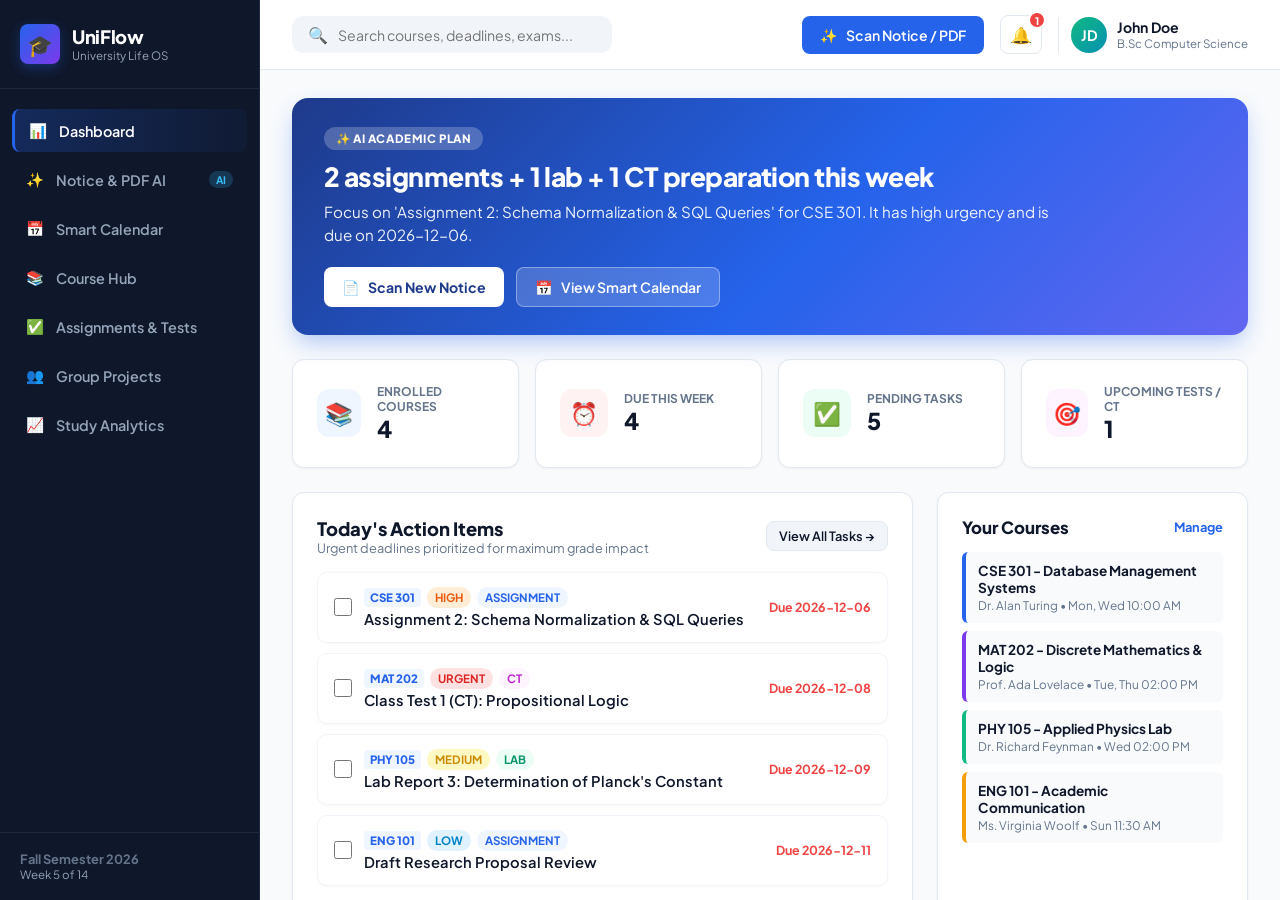
<file: Pages/index.html>
<!DOCTYPE html>
<html lang="en">
<head>
  <meta charset="UTF-8">
  <meta name="viewport" content="width=device-width, initial-scale=1.0">
  <title>UniFlow - Academic Dashboard</title>
  <link rel="preconnect" href="https://fonts.googleapis.com">
  <link rel="preconnect" href="https://fonts.gstatic.com" crossorigin>
  <link href="https://fonts.googleapis.com/css2?family=Plus+Jakarta+Sans:wght@400;500;600;700;800&display=swap" rel="stylesheet">
  <link rel="stylesheet" href="style.css">
</head>
<body data-page="dashboard">

  <div class="app-container">

    <!-- SIDEBAR -->
    <aside class="sidebar">
      <div class="sidebar-header">
        <div class="logo-badge">🎓</div>
        <div class="logo-text">
          <h1>UniFlow</h1>
          <span>University Life OS</span>
        </div>
      </div>

      <ul class="nav-links">
        <li><a href="index.html" class="nav-item active"><span>📊</span> <span>Dashboard</span></a></li>
        <li><a href="scanner.html" class="nav-item"><span>✨</span> <span>Notice & PDF AI</span> <span class="nav-tag">AI</span></a></li>
        <li><a href="calendar.html" class="nav-item"><span>📅</span> <span>Smart Calendar</span></a></li>
        <li><a href="courses.html" class="nav-item"><span>📚</span> <span>Course Hub</span></a></li>
        <li><a href="tasks.html" class="nav-item"><span>✅</span> <span>Assignments & Tests</span></a></li>
        <li><a href="projects.html" class="nav-item"><span>👥</span> <span>Group Projects</span></a></li>
        <li><a href="analytics.html" class="nav-item"><span>📈</span> <span>Study Analytics</span></a></li>
      </ul>

      <div class="sidebar-footer">
        <strong>Fall Semester 2026</strong>
        <div style="font-size: 0.72rem; color: #94a3b8;">Week 5 of 14</div>
      </div>
    </aside>

    <!-- MAIN WRAPPER -->
    <div class="main-wrapper">

      <!-- TOPBAR -->
      <header class="topbar">
        <div class="search-input-group">
          <span>🔍</span>
          <input type="text" placeholder="Search courses, deadlines, exams...">
        </div>

        <div class="topbar-actions">
          <a href="scanner.html" class="btn btn-primary">
            <span>✨</span> Scan Notice / PDF
          </a>

          <a href="tasks.html" class="icon-btn" title="Upcoming Deadlines">
            <span>🔔</span>
            <span class="notification-badge">0</span>
          </a>

          <div class="user-profile">
            <div class="avatar">JD</div>
            <div class="user-info">
              <div class="name">John Doe</div>
              <div class="role">B.Sc Computer Science</div>
            </div>
          </div>
        </div>
      </header>

      <!-- CONTENT BODY -->
      <main class="content-body">

        <!-- AI Academic Plan Banner -->
        <div class="ai-action-banner">
          <div class="ai-pill">✨ AI Academic Plan</div>
          <h2 id="aiBannerHeadline">Calculating daily plan...</h2>
          <p id="aiBannerFocus">Loading your course recommendations...</p>
          <div class="banner-buttons">
            <a href="scanner.html" class="btn btn-white">
              <span>📄</span> Scan New Notice
            </a>
            <a href="calendar.html" class="btn btn-ghost-white">
              <span>📅</span> View Smart Calendar
            </a>
          </div>
        </div>

        <!-- Metrics Grid -->
        <div class="metrics-grid">
          <div class="card metric-card">
            <div class="metric-icon" style="background: #eff6ff; color: #2563eb;">📚</div>
            <div>
              <div class="metric-title">Enrolled Courses</div>
              <div id="metricCoursesCount" class="metric-value">0</div>
            </div>
          </div>

          <div class="card metric-card">
            <div class="metric-icon" style="background: #fef2f2; color: #ef4444;">⏰</div>
            <div>
              <div class="metric-title">Due This Week</div>
              <div id="metricDueThisWeek" class="metric-value">0</div>
            </div>
          </div>

          <div class="card metric-card">
            <div class="metric-icon" style="background: #ecfdf5; color: #10b981;">✅</div>
            <div>
              <div class="metric-title">Pending Tasks</div>
              <div id="metricPending" class="metric-value">0</div>
            </div>
          </div>

          <div class="card metric-card">
            <div class="metric-icon" style="background: #fdf4ff; color: #c026d3;">🎯</div>
            <div>
              <div class="metric-title">Upcoming Tests / CT</div>
              <div id="metricUpcomingCts" class="metric-value">0</div>
            </div>
          </div>
        </div>

        <!-- Split 2-Column: Checklist + Mini Courses -->
        <div class="split-2col">
          
          <!-- Left: Action Checklist -->
          <div class="card">
            <div style="display: flex; justify-content: space-between; align-items: center; margin-bottom: 16px;">
              <div>
                <h3 style="font-size: 1.15rem; font-weight: 800;">Today's Action Items</h3>
                <p style="font-size: 0.8rem; color: #64748b;">Urgent deadlines prioritized for maximum grade impact</p>
              </div>
              <a href="tasks.html" class="btn btn-secondary" style="font-size: 0.8rem; padding: 6px 12px;">View All Tasks →</a>
            </div>

            <div id="dashboardChecklist">
              <!-- Rendered dynamically by app.js -->
            </div>
          </div>

          <!-- Right: Enrolled Courses Widget -->
          <div class="card">
            <div style="display: flex; justify-content: space-between; align-items: center; margin-bottom: 14px;">
              <h3 style="font-size: 1.05rem; font-weight: 800;">Your Courses</h3>
              <a href="courses.html" style="color: #2563eb; font-size: 0.8rem; font-weight: 700; text-decoration: none;">Manage</a>
            </div>

            <div id="dashboardCoursesMini">
              <!-- Rendered dynamically by app.js -->
            </div>
          </div>

        </div>

      </main>
    </div>

  </div>

  <script src="app.js"></script>
</body>
</html>
</file>
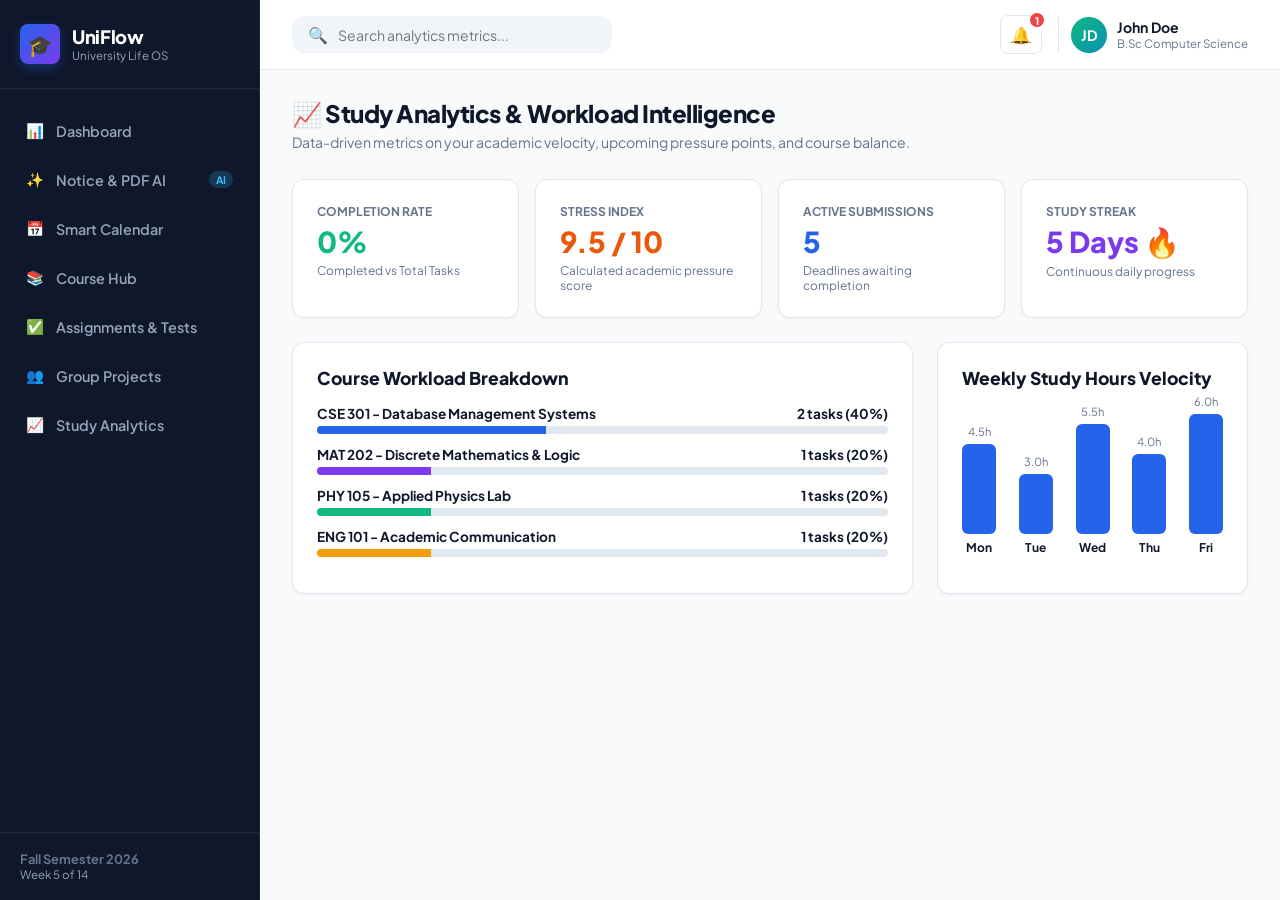
<file: Pages/Analytics.html>
<!DOCTYPE html>
<html lang="en">
<head>
  <meta charset="UTF-8">
  <meta name="viewport" content="width=device-width, initial-scale=1.0">
  <title>UniFlow - Study Analytics</title>
  <link rel="preconnect" href="https://fonts.googleapis.com">
  <link rel="preconnect" href="https://fonts.gstatic.com" crossorigin>
  <link href="https://fonts.googleapis.com/css2?family=Plus+Jakarta+Sans:wght@400;500;600;700;800&display=swap" rel="stylesheet">
  <link rel="stylesheet" href="style.css">
</head>
<body data-page="analytics">

  <div class="app-container">

    <!-- SIDEBAR -->
    <aside class="sidebar">
      <div class="sidebar-header">
        <div class="logo-badge">🎓</div>
        <div class="logo-text">
          <h1>UniFlow</h1>
          <span>University Life OS</span>
        </div>
      </div>

      <ul class="nav-links">
        <li><a href="index.html" class="nav-item"><span>📊</span> <span>Dashboard</span></a></li>
        <li><a href="scanner.html" class="nav-item"><span>✨</span> <span>Notice & PDF AI</span> <span class="nav-tag">AI</span></a></li>
        <li><a href="calendar.html" class="nav-item"><span>📅</span> <span>Smart Calendar</span></a></li>
        <li><a href="courses.html" class="nav-item"><span>📚</span> <span>Course Hub</span></a></li>
        <li><a href="tasks.html" class="nav-item"><span>✅</span> <span>Assignments & Tests</span></a></li>
        <li><a href="projects.html" class="nav-item"><span>👥</span> <span>Group Projects</span></a></li>
        <li><a href="analytics.html" class="nav-item active"><span>📈</span> <span>Study Analytics</span></a></li>
      </ul>

      <div class="sidebar-footer">
        <strong>Fall Semester 2026</strong>
        <div style="font-size: 0.72rem; color: #94a3b8;">Week 5 of 14</div>
      </div>
    </aside>

    <!-- MAIN WRAPPER -->
    <div class="main-wrapper">

      <header class="topbar">
        <div class="search-input-group">
          <span>🔍</span>
          <input type="text" placeholder="Search analytics metrics...">
        </div>
        <div class="topbar-actions">
          <a href="tasks.html" class="icon-btn" title="Upcoming Deadlines">
            <span>🔔</span>
            <span class="notification-badge">0</span>
          </a>
          <div class="user-profile">
            <div class="avatar">JD</div>
            <div class="user-info">
              <div class="name">John Doe</div>
              <div class="role">B.Sc Computer Science</div>
            </div>
          </div>
        </div>
      </header>

      <main class="content-body">
        
        <div class="page-header">
          <div>
            <h2>📈 Study Analytics & Workload Intelligence</h2>
            <p>Data-driven metrics on your academic velocity, upcoming pressure points, and course balance.</p>
          </div>
        </div>

        <!-- Metric Cards Grid -->
        <div class="metrics-grid">
          <div class="card">
            <div style="font-size: 0.75rem; font-weight: 700; color: #64748b; text-transform: uppercase;">Completion Rate</div>
            <div id="metricCompletionRate" style="font-size: 1.8rem; font-weight: 800; color: #10b981; margin: 4px 0;">0%</div>
            <div style="font-size: 0.75rem; color: #64748b;">Completed vs Total Tasks</div>
          </div>

          <div class="card">
            <div style="font-size: 0.75rem; font-weight: 700; color: #64748b; text-transform: uppercase;">Stress Index</div>
            <div id="metricStressIndex" style="font-size: 1.8rem; font-weight: 800; color: #ea580c; margin: 4px 0;">0 / 10</div>
            <div style="font-size: 0.75rem; color: #64748b;">Calculated academic pressure score</div>
          </div>

          <div class="card">
            <div style="font-size: 0.75rem; font-weight: 700; color: #64748b; text-transform: uppercase;">Active Submissions</div>
            <div id="metricActiveDeadlines" style="font-size: 1.8rem; font-weight: 800; color: #2563eb; margin: 4px 0;">0</div>
            <div style="font-size: 0.75rem; color: #64748b;">Deadlines awaiting completion</div>
          </div>

          <div class="card">
            <div style="font-size: 0.75rem; font-weight: 700; color: #64748b; text-transform: uppercase;">Study Streak</div>
            <div style="font-size: 1.8rem; font-weight: 800; color: #7c3aed; margin: 4px 0;">5 Days 🔥</div>
            <div style="font-size: 0.75rem; color: #64748b;">Continuous daily progress</div>
          </div>
        </div>

        <!-- 2 Column Breakdown -->
        <div class="split-2col">
          
          <!-- Course Workload Distribution -->
          <div class="card">
            <h3 style="font-size: 1.1rem; font-weight: 800; margin-bottom: 16px;">Course Workload Breakdown</h3>
            <div id="analyticsWorkloadBars">
              <!-- Dynamically populated by app.js -->
            </div>
          </div>

          <!-- Weekly Velocity -->
          <div class="card">
            <h3 style="font-size: 1.1rem; font-weight: 800; margin-bottom: 16px;">Weekly Study Hours Velocity</h3>
            <div style="display: flex; align-items: flex-end; justify-content: space-between; height: 160px; padding: 10px 0;">
              <div style="display: flex; flex-direction: column; align-items: center; gap: 6px; width: 34px;">
                <span style="font-size: 0.7rem; color: #64748b;">4.5h</span>
                <div style="width: 100%; height: 90px; background: #2563eb; border-radius: 6px;"></div>
                <span style="font-size: 0.75rem; font-weight: 700;">Mon</span>
              </div>
              <div style="display: flex; flex-direction: column; align-items: center; gap: 6px; width: 34px;">
                <span style="font-size: 0.7rem; color: #64748b;">3.0h</span>
                <div style="width: 100%; height: 60px; background: #2563eb; border-radius: 6px;"></div>
                <span style="font-size: 0.75rem; font-weight: 700;">Tue</span>
              </div>
              <div style="display: flex; flex-direction: column; align-items: center; gap: 6px; width: 34px;">
                <span style="font-size: 0.7rem; color: #64748b;">5.5h</span>
                <div style="width: 100%; height: 110px; background: #2563eb; border-radius: 6px;"></div>
                <span style="font-size: 0.75rem; font-weight: 700;">Wed</span>
              </div>
              <div style="display: flex; flex-direction: column; align-items: center; gap: 6px; width: 34px;">
                <span style="font-size: 0.7rem; color: #64748b;">4.0h</span>
                <div style="width: 100%; height: 80px; background: #2563eb; border-radius: 6px;"></div>
                <span style="font-size: 0.75rem; font-weight: 700;">Thu</span>
              </div>
              <div style="display: flex; flex-direction: column; align-items: center; gap: 6px; width: 34px;">
                <span style="font-size: 0.7rem; color: #64748b;">6.0h</span>
                <div style="width: 100%; height: 120px; background: #2563eb; border-radius: 6px;"></div>
                <span style="font-size: 0.75rem; font-weight: 700;">Fri</span>
              </div>
            </div>
          </div>

        </div>

      </main>
    </div>

  </div>

  <script src="app.js"></script>
</body>
</html>
</file>
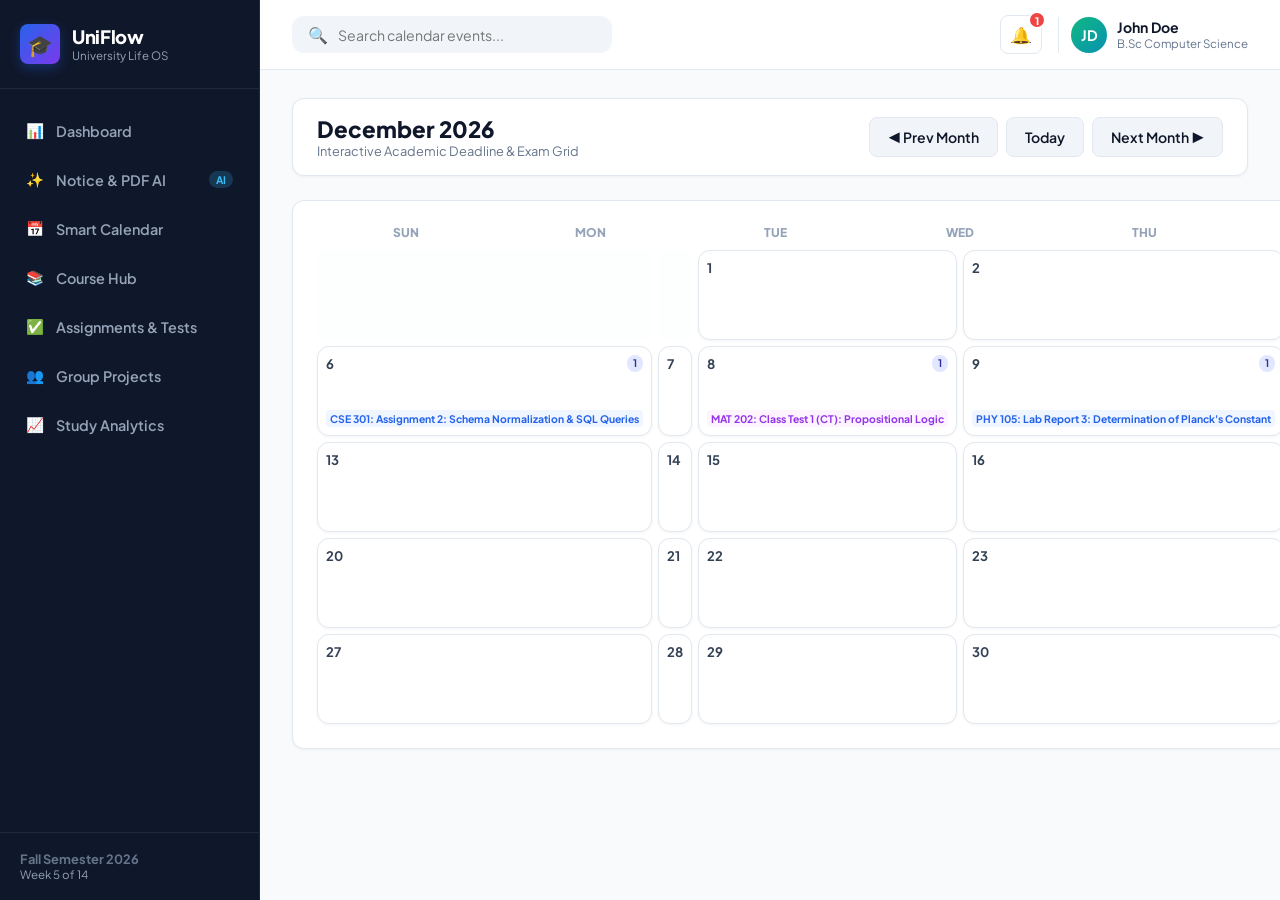
<file: Pages/Calendar.html>
<!DOCTYPE html>
<html lang="en">
<head>
  <meta charset="UTF-8">
  <meta name="viewport" content="width=device-width, initial-scale=1.0">
  <title>UniFlow - Smart Calendar</title>
  <link rel="preconnect" href="https://fonts.googleapis.com">
  <link rel="preconnect" href="https://fonts.gstatic.com" crossorigin>
  <link href="https://fonts.googleapis.com/css2?family=Plus+Jakarta+Sans:wght@400;500;600;700;800&display=swap" rel="stylesheet">
  <link rel="stylesheet" href="style.css">
</head>
<body data-page="calendar">

  <div class="app-container">

    <!-- SIDEBAR -->
    <aside class="sidebar">
      <div class="sidebar-header">
        <div class="logo-badge">🎓</div>
        <div class="logo-text">
          <h1>UniFlow</h1>
          <span>University Life OS</span>
        </div>
      </div>

      <ul class="nav-links">
        <li><a href="index.html" class="nav-item"><span>📊</span> <span>Dashboard</span></a></li>
        <li><a href="scanner.html" class="nav-item"><span>✨</span> <span>Notice & PDF AI</span> <span class="nav-tag">AI</span></a></li>
        <li><a href="calendar.html" class="nav-item active"><span>📅</span> <span>Smart Calendar</span></a></li>
        <li><a href="courses.html" class="nav-item"><span>📚</span> <span>Course Hub</span></a></li>
        <li><a href="tasks.html" class="nav-item"><span>✅</span> <span>Assignments & Tests</span></a></li>
        <li><a href="projects.html" class="nav-item"><span>👥</span> <span>Group Projects</span></a></li>
        <li><a href="analytics.html" class="nav-item"><span>📈</span> <span>Study Analytics</span></a></li>
      </ul>

      <div class="sidebar-footer">
        <strong>Fall Semester 2026</strong>
        <div style="font-size: 0.72rem; color: #94a3b8;">Week 5 of 14</div>
      </div>
    </aside>

    <!-- MAIN WRAPPER -->
    <div class="main-wrapper">

      <header class="topbar">
        <div class="search-input-group">
          <span>🔍</span>
          <input type="text" placeholder="Search calendar events...">
        </div>
        <div class="topbar-actions">
          <a href="tasks.html" class="icon-btn" title="Upcoming Deadlines">
            <span>🔔</span>
            <span class="notification-badge">0</span>
          </a>
          <div class="user-profile">
            <div class="avatar">JD</div>
            <div class="user-info">
              <div class="name">John Doe</div>
              <div class="role">B.Sc Computer Science</div>
            </div>
          </div>
        </div>
      </header>

      <main class="content-body">
        
        <!-- Header Controls -->
        <div class="card" style="display: flex; justify-content: space-between; align-items: center; padding: 16px 24px;">
          <div>
            <h2 id="calendarMonthYear" style="font-size: 1.4rem; font-weight: 800; color: #0f172a;">September 2026</h2>
            <p style="font-size: 0.8rem; color: #64748b;">Interactive Academic Deadline & Exam Grid</p>
          </div>
          <div style="display: flex; gap: 8px;">
            <button class="btn btn-secondary" onclick="prevCalendarMonth()">◀ Prev Month</button>
            <button class="btn btn-secondary" onclick="calendarMonth = new Date().getMonth(); calendarYear = new Date().getFullYear(); renderCalendar();">Today</button>
            <button class="btn btn-secondary" onclick="nextCalendarMonth()">Next Month ▶</button>
          </div>
        </div>

        <div class="split-2col">
          
          <!-- Month Grid -->
          <div class="card">
            <!-- Day of Week Headers -->
            <div style="display: grid; grid-template-columns: repeat(7, 1fr); gap: 6px; text-align: center; margin-bottom: 10px; font-weight: 800; font-size: 0.75rem; color: #94a3b8;">
              <div>SUN</div><div>MON</div><div>TUE</div><div>WED</div><div>THU</div><div>FRI</div><div>SAT</div>
            </div>

            <!-- Calendar Cells -->
            <div id="calendarGrid" style="display: grid; grid-template-columns: repeat(7, 1fr); gap: 6px;"></div>
          </div>

          <!-- Selected Day Schedule Side Drawer -->
          <div class="card">
            <div style="border-bottom: 1px solid #e2e8f0; padding-bottom: 12px; margin-bottom: 14px;">
              <span style="font-size: 0.72rem; font-weight: 700; color: #64748b; text-transform: uppercase;">SELECTED DATE</span>
              <h3 id="selectedDayLabel" style="font-size: 1.15rem; font-weight: 800; color: #0f172a;">2026-09-05</h3>
            </div>

            <div id="selectedDayTasksArea">
              <!-- Rendered dynamically by app.js -->
            </div>
          </div>

        </div>

      </main>
    </div>

  </div>

  <script src="app.js"></script>
</body>
</html>
</file>
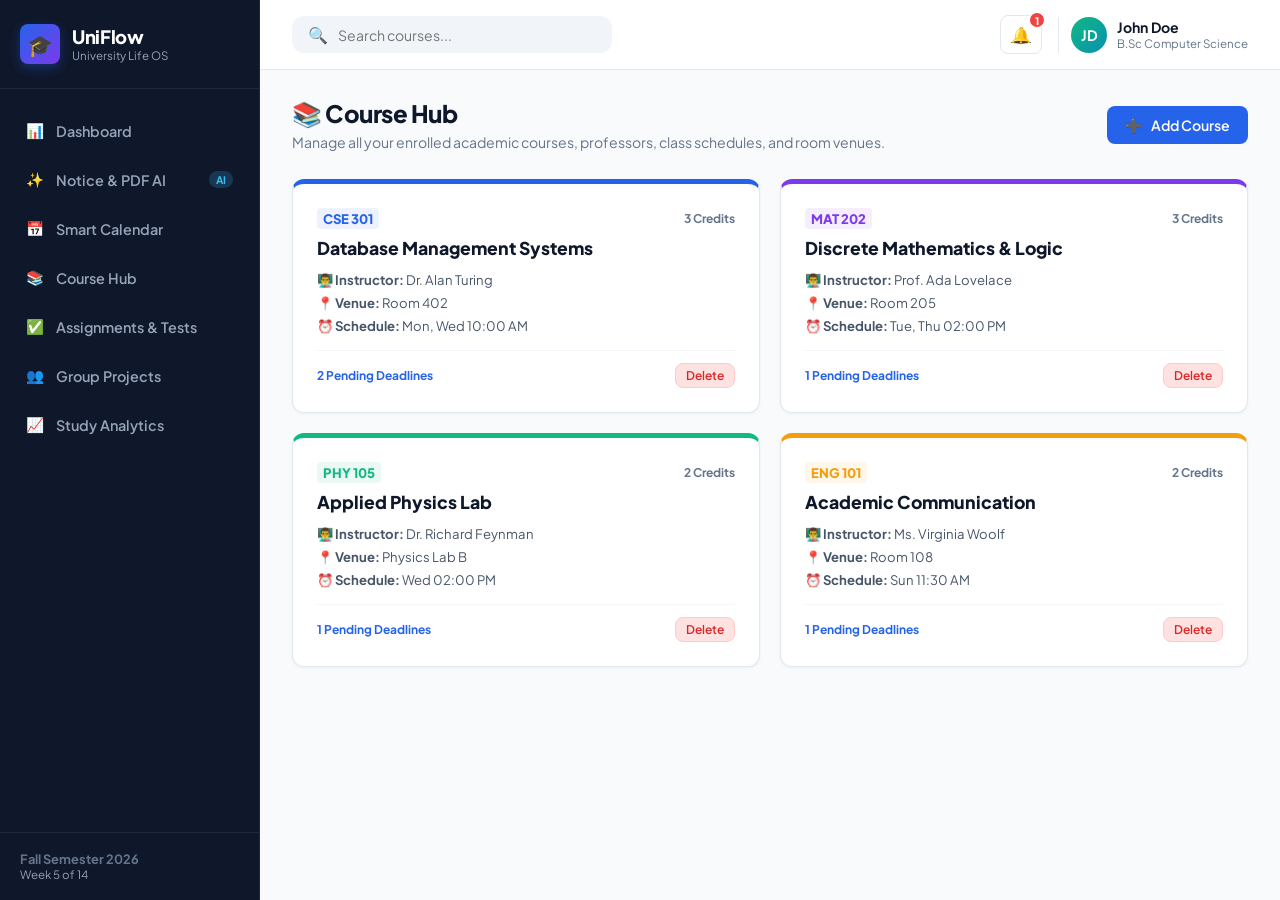
<file: Pages/Courses.html>
<!DOCTYPE html>
<html lang="en">
<head>
  <meta charset="UTF-8">
  <meta name="viewport" content="width=device-width, initial-scale=1.0">
  <title>UniFlow - Course Hub</title>
  <link rel="preconnect" href="https://fonts.googleapis.com">
  <link rel="preconnect" href="https://fonts.gstatic.com" crossorigin>
  <link href="https://fonts.googleapis.com/css2?family=Plus+Jakarta+Sans:wght@400;500;600;700;800&display=swap" rel="stylesheet">
  <link rel="stylesheet" href="style.css">
</head>
<body data-page="courses">

  <div class="app-container">

    <!-- SIDEBAR -->
    <aside class="sidebar">
      <div class="sidebar-header">
        <div class="logo-badge">🎓</div>
        <div class="logo-text">
          <h1>UniFlow</h1>
          <span>University Life OS</span>
        </div>
      </div>

      <ul class="nav-links">
        <li><a href="index.html" class="nav-item"><span>📊</span> <span>Dashboard</span></a></li>
        <li><a href="scanner.html" class="nav-item"><span>✨</span> <span>Notice & PDF AI</span> <span class="nav-tag">AI</span></a></li>
        <li><a href="calendar.html" class="nav-item"><span>📅</span> <span>Smart Calendar</span></a></li>
        <li><a href="courses.html" class="nav-item active"><span>📚</span> <span>Course Hub</span></a></li>
        <li><a href="tasks.html" class="nav-item"><span>✅</span> <span>Assignments & Tests</span></a></li>
        <li><a href="projects.html" class="nav-item"><span>👥</span> <span>Group Projects</span></a></li>
        <li><a href="analytics.html" class="nav-item"><span>📈</span> <span>Study Analytics</span></a></li>
      </ul>

      <div class="sidebar-footer">
        <strong>Fall Semester 2026</strong>
        <div style="font-size: 0.72rem; color: #94a3b8;">Week 5 of 14</div>
      </div>
    </aside>

    <!-- MAIN WRAPPER -->
    <div class="main-wrapper">

      <header class="topbar">
        <div class="search-input-group">
          <span>🔍</span>
          <input type="text" placeholder="Search courses...">
        </div>
        <div class="topbar-actions">
          <a href="tasks.html" class="icon-btn" title="Upcoming Deadlines">
            <span>🔔</span>
            <span class="notification-badge">0</span>
          </a>
          <div class="user-profile">
            <div class="avatar">JD</div>
            <div class="user-info">
              <div class="name">John Doe</div>
              <div class="role">B.Sc Computer Science</div>
            </div>
          </div>
        </div>
      </header>

      <main class="content-body">
        
        <div class="page-header">
          <div>
            <h2>📚 Course Hub</h2>
            <p>Manage all your enrolled academic courses, professors, class schedules, and room venues.</p>
          </div>
          <button class="btn btn-primary" onclick="document.getElementById('addCourseDialog').showModal()">
            <span>➕</span> Add Course
          </button>
        </div>

        <!-- Courses Grid -->
        <div id="coursesGrid" style="display: grid; grid-template-columns: repeat(auto-fill, minmax(320px, 1fr)); gap: 20px;">
          <!-- Dynamically populated by app.js -->
        </div>

      </main>
    </div>

  </div>

  <!-- Native HTML5 Add Course Modal Dialog -->
  <dialog id="addCourseDialog" class="modal-card">
    <div class="modal-header">
      <h3 style="font-size: 1.15rem; font-weight: 800;">Add New Course</h3>
      <button class="btn btn-secondary" style="padding: 4px 10px;" onclick="document.getElementById('addCourseDialog').close()">✕</button>
    </div>
    <form onsubmit="handleAddCourseSubmit(event)" class="modal-body">
      <div style="display: grid; grid-template-columns: 1fr 1fr; gap: 12px;">
        <div class="form-group">
          <label>Course Code *</label>
          <input type="text" id="newCourseCode" class="form-control" placeholder="e.g. CSE 301" required>
        </div>
        <div class="form-group">
          <label>Credit Hours</label>
          <input type="number" id="newCourseCredits" class="form-control" value="3" required>
        </div>
      </div>

      <div class="form-group">
        <label>Course Name *</label>
        <input type="text" id="newCourseName" class="form-control" placeholder="e.g. Database Management Systems" required>
      </div>

      <div class="form-group">
        <label>Instructor / Professor</label>
        <input type="text" id="newCourseInstructor" class="form-control" placeholder="e.g. Dr. Alan Turing">
      </div>

      <div style="display: grid; grid-template-columns: 1fr 1fr; gap: 12px;">
        <div class="form-group">
          <label>Classroom / Lab</label>
          <input type="text" id="newCourseRoom" class="form-control" placeholder="e.g. Room 402">
        </div>
        <div class="form-group">
          <label>Schedule Timing</label>
          <input type="text" id="newCourseSchedule" class="form-control" placeholder="e.g. Mon, Wed 10:00 AM">
        </div>
      </div>

      <div style="display: flex; justify-content: flex-end; gap: 10px; margin-top: 20px;">
        <button type="button" class="btn btn-secondary" onclick="document.getElementById('addCourseDialog').close()">Cancel</button>
        <button type="submit" class="btn btn-primary">Save Course</button>
      </div>
    </form>
  </dialog>

  <script src="app.js"></script>
</body>
</html>
</file>
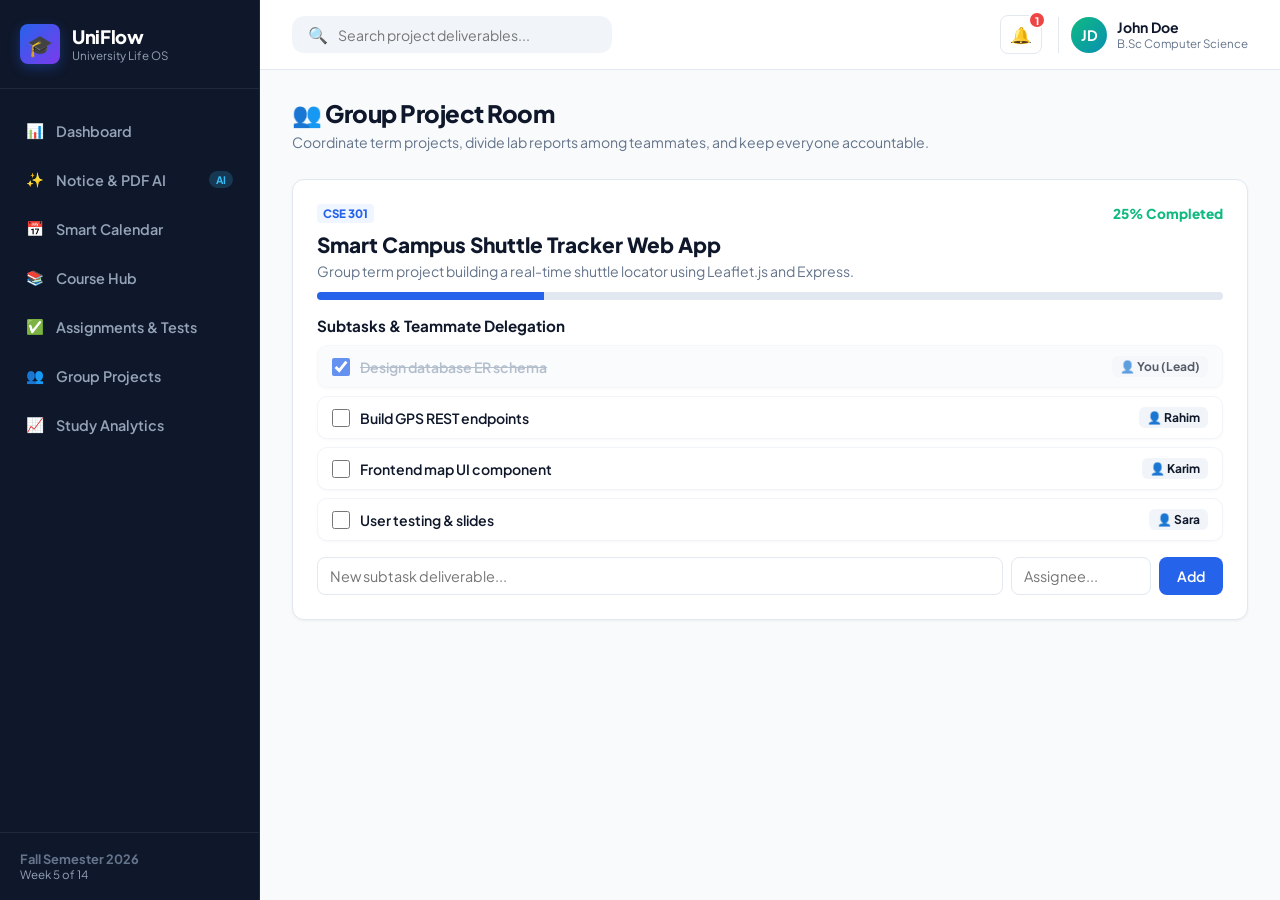
<file: Pages/Projects.html>
<!DOCTYPE html>
<html lang="en">
<head>
  <meta charset="UTF-8">
  <meta name="viewport" content="width=device-width, initial-scale=1.0">
  <title>UniFlow - Group Projects</title>
  <link rel="preconnect" href="https://fonts.googleapis.com">
  <link rel="preconnect" href="https://fonts.gstatic.com" crossorigin>
  <link href="https://fonts.googleapis.com/css2?family=Plus+Jakarta+Sans:wght@400;500;600;700;800&display=swap" rel="stylesheet">
  <link rel="stylesheet" href="style.css">
</head>
<body data-page="projects">

  <div class="app-container">

    <!-- SIDEBAR -->
    <aside class="sidebar">
      <div class="sidebar-header">
        <div class="logo-badge">🎓</div>
        <div class="logo-text">
          <h1>UniFlow</h1>
          <span>University Life OS</span>
        </div>
      </div>

      <ul class="nav-links">
        <li><a href="index.html" class="nav-item"><span>📊</span> <span>Dashboard</span></a></li>
        <li><a href="scanner.html" class="nav-item"><span>✨</span> <span>Notice & PDF AI</span> <span class="nav-tag">AI</span></a></li>
        <li><a href="calendar.html" class="nav-item"><span>📅</span> <span>Smart Calendar</span></a></li>
        <li><a href="courses.html" class="nav-item"><span>📚</span> <span>Course Hub</span></a></li>
        <li><a href="tasks.html" class="nav-item"><span>✅</span> <span>Assignments & Tests</span></a></li>
        <li><a href="projects.html" class="nav-item active"><span>👥</span> <span>Group Projects</span></a></li>
        <li><a href="analytics.html" class="nav-item"><span>📈</span> <span>Study Analytics</span></a></li>
      </ul>

      <div class="sidebar-footer">
        <strong>Fall Semester 2026</strong>
        <div style="font-size: 0.72rem; color: #94a3b8;">Week 5 of 14</div>
      </div>
    </aside>

    <!-- MAIN WRAPPER -->
    <div class="main-wrapper">

      <header class="topbar">
        <div class="search-input-group">
          <span>🔍</span>
          <input type="text" placeholder="Search project deliverables...">
        </div>
        <div class="topbar-actions">
          <a href="tasks.html" class="icon-btn" title="Upcoming Deadlines">
            <span>🔔</span>
            <span class="notification-badge">0</span>
          </a>
          <div class="user-profile">
            <div class="avatar">JD</div>
            <div class="user-info">
              <div class="name">John Doe</div>
              <div class="role">B.Sc Computer Science</div>
            </div>
          </div>
        </div>
      </header>

      <main class="content-body">
        
        <div class="page-header">
          <div>
            <h2>👥 Group Project Room</h2>
            <p>Coordinate term projects, divide lab reports among teammates, and keep everyone accountable.</p>
          </div>
        </div>

        <div id="projectsContainer">
          <!-- Dynamically populated by app.js -->
        </div>

      </main>
    </div>

  </div>

  <script src="app.js"></script>
</body>
</html>
</file>
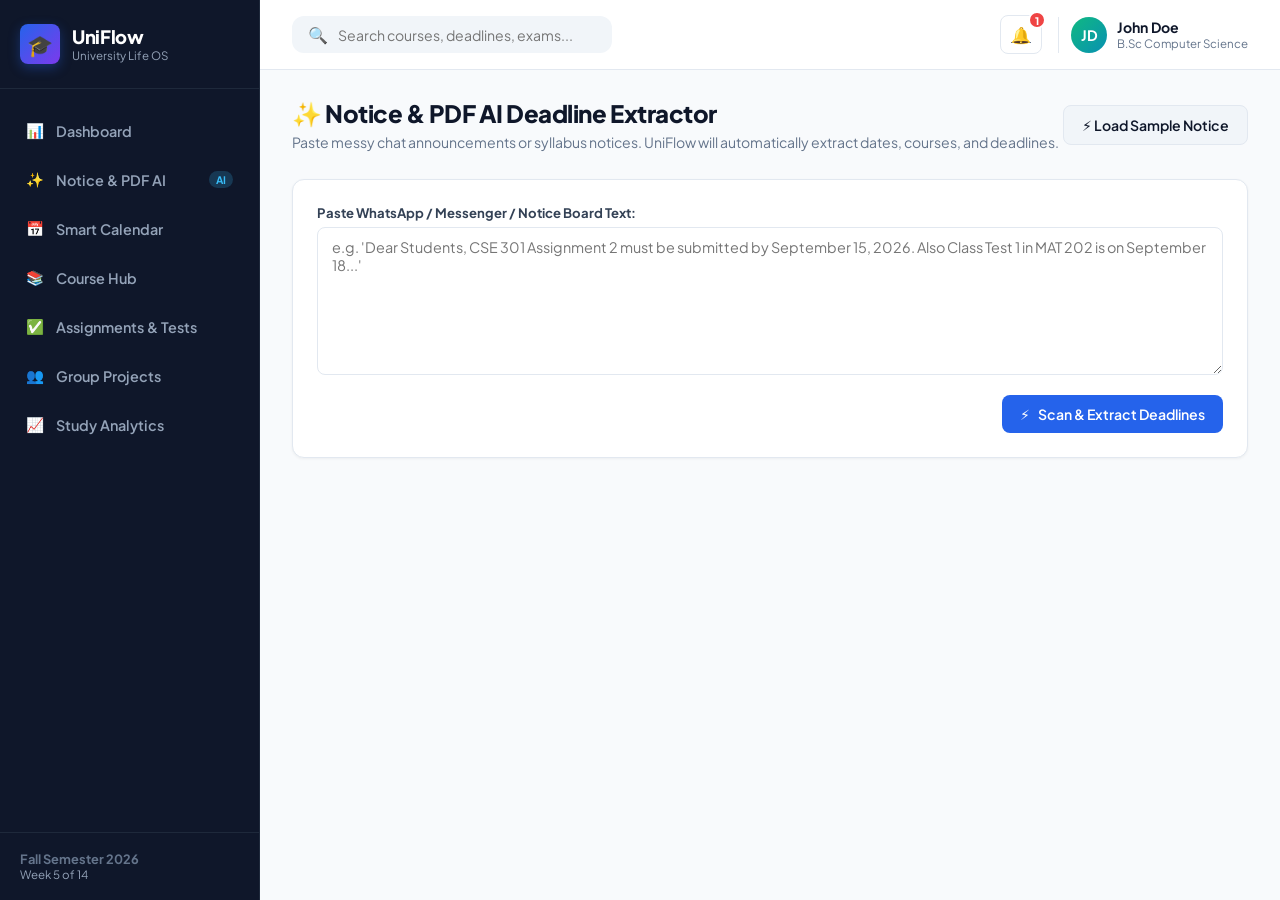
<file: Pages/Scanner.html>
<!DOCTYPE html>
<html lang="en">
<head>
  <meta charset="UTF-8">
  <meta name="viewport" content="width=device-width, initial-scale=1.0">
  <title>UniFlow - Notice & PDF AI Scanner</title>
  <link rel="preconnect" href="https://fonts.googleapis.com">
  <link rel="preconnect" href="https://fonts.gstatic.com" crossorigin>
  <link href="https://fonts.googleapis.com/css2?family=Plus+Jakarta+Sans:wght@400;500;600;700;800&display=swap" rel="stylesheet">
  <link rel="stylesheet" href="style.css">
</head>
<body data-page="scanner">

  <div class="app-container">

    <!-- SIDEBAR -->
    <aside class="sidebar">
      <div class="sidebar-header">
        <div class="logo-badge">🎓</div>
        <div class="logo-text">
          <h1>UniFlow</h1>
          <span>University Life OS</span>
        </div>
      </div>

      <ul class="nav-links">
        <li><a href="index.html" class="nav-item"><span>📊</span> <span>Dashboard</span></a></li>
        <li><a href="scanner.html" class="nav-item active"><span>✨</span> <span>Notice & PDF AI</span> <span class="nav-tag">AI</span></a></li>
        <li><a href="calendar.html" class="nav-item"><span>📅</span> <span>Smart Calendar</span></a></li>
        <li><a href="courses.html" class="nav-item"><span>📚</span> <span>Course Hub</span></a></li>
        <li><a href="tasks.html" class="nav-item"><span>✅</span> <span>Assignments & Tests</span></a></li>
        <li><a href="projects.html" class="nav-item"><span>👥</span> <span>Group Projects</span></a></li>
        <li><a href="analytics.html" class="nav-item"><span>📈</span> <span>Study Analytics</span></a></li>
      </ul>

      <div class="sidebar-footer">
        <strong>Fall Semester 2026</strong>
        <div style="font-size: 0.72rem; color: #94a3b8;">Week 5 of 14</div>
      </div>
    </aside>

    <!-- MAIN WRAPPER -->
    <div class="main-wrapper">

      <header class="topbar">
        <div class="search-input-group">
          <span>🔍</span>
          <input type="text" placeholder="Search courses, deadlines, exams...">
        </div>
        <div class="topbar-actions">
          <a href="tasks.html" class="icon-btn" title="Upcoming Deadlines">
            <span>🔔</span>
            <span class="notification-badge">0</span>
          </a>
          <div class="user-profile">
            <div class="avatar">JD</div>
            <div class="user-info">
              <div class="name">John Doe</div>
              <div class="role">B.Sc Computer Science</div>
            </div>
          </div>
        </div>
      </header>

      <main class="content-body">
        
        <div class="page-header">
          <div>
            <h2>✨ Notice & PDF AI Deadline Extractor</h2>
            <p>Paste messy chat announcements or syllabus notices. UniFlow will automatically extract dates, courses, and deadlines.</p>
          </div>
          <button class="btn btn-secondary" onclick="loadSampleNoticeIntoScanner()">
            ⚡ Load Sample Notice
          </button>
        </div>

        <div class="card">
          <div class="form-group">
            <label for="scannerNoticeText">Paste WhatsApp / Messenger / Notice Board Text:</label>
            <textarea 
              id="scannerNoticeText" 
              class="form-control" 
              rows="7" 
              placeholder="e.g. 'Dear Students, CSE 301 Assignment 2 must be submitted by September 15, 2026. Also Class Test 1 in MAT 202 is on September 18...'"></textarea>
          </div>

          <div style="display: flex; justify-content: flex-end; gap: 10px;">
            <button class="btn btn-primary" onclick="runNoticeExtraction()">
              <span>⚡</span> Scan & Extract Deadlines
            </button>
          </div>
        </div>

        <!-- Extraction Results -->
        <div id="scannerResultsArea" class="card" style="display: none; border-color: #93c5fd;">
          <div style="display: flex; justify-content: space-between; align-items: center; margin-bottom: 16px;">
            <div>
              <h3 style="font-size: 1.15rem; font-weight: 800; color: #1e3a8a;">
                Extracted Academic Deadlines
              </h3>
              <p style="font-size: 0.8rem; color: #64748b;">Review and edit detected dates before saving to your schedule.</p>
            </div>
            <span id="extractedCountBadge" class="badge" style="background: #eff6ff; color: #2563eb; font-size: 0.8rem; padding: 4px 10px;">
              0 Deadlines
            </span>
          </div>

          <!-- List of editable extracted items -->
          <div id="extractedTasksList" style="display: flex; flex-direction: column; gap: 10px;"></div>

          <div style="margin-top: 20px; display: flex; justify-content: flex-end;">
            <button class="btn btn-success" onclick="saveExtractedTasksToSchedule()">
              <span>💾</span> Add All to My Schedule & Calendar
            </button>
          </div>
        </div>

      </main>
    </div>

  </div>

  <script src="app.js"></script>
</body>
</html>
</file>
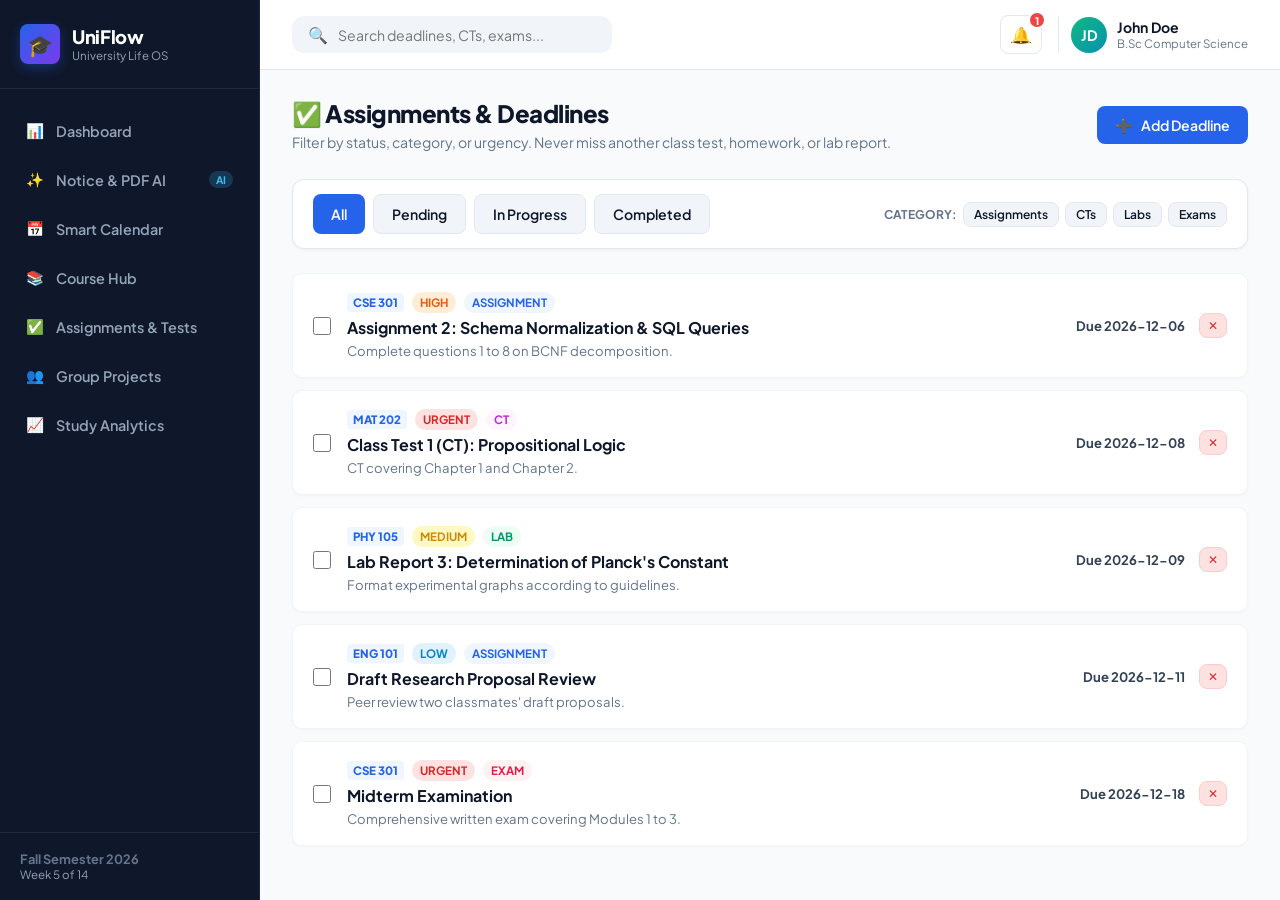
<file: Pages/Tasks.html>
<!DOCTYPE html>
<html lang="en">
<head>
  <meta charset="UTF-8">
  <meta name="viewport" content="width=device-width, initial-scale=1.0">
  <title>UniFlow - Assignments & Deadlines</title>
  <link rel="preconnect" href="https://fonts.googleapis.com">
  <link rel="preconnect" href="https://fonts.gstatic.com" crossorigin>
  <link href="https://fonts.googleapis.com/css2?family=Plus+Jakarta+Sans:wght@400;500;600;700;800&display=swap" rel="stylesheet">
  <link rel="stylesheet" href="style.css">
</head>
<body data-page="tasks">

  <div class="app-container">

    <!-- SIDEBAR -->
    <aside class="sidebar">
      <div class="sidebar-header">
        <div class="logo-badge">🎓</div>
        <div class="logo-text">
          <h1>UniFlow</h1>
          <span>University Life OS</span>
        </div>
      </div>

      <ul class="nav-links">
        <li><a href="index.html" class="nav-item"><span>📊</span> <span>Dashboard</span></a></li>
        <li><a href="scanner.html" class="nav-item"><span>✨</span> <span>Notice & PDF AI</span> <span class="nav-tag">AI</span></a></li>
        <li><a href="calendar.html" class="nav-item"><span>📅</span> <span>Smart Calendar</span></a></li>
        <li><a href="courses.html" class="nav-item"><span>📚</span> <span>Course Hub</span></a></li>
        <li><a href="tasks.html" class="nav-item active"><span>✅</span> <span>Assignments & Tests</span></a></li>
        <li><a href="projects.html" class="nav-item"><span>👥</span> <span>Group Projects</span></a></li>
        <li><a href="analytics.html" class="nav-item"><span>📈</span> <span>Study Analytics</span></a></li>
      </ul>

      <div class="sidebar-footer">
        <strong>Fall Semester 2026</strong>
        <div style="font-size: 0.72rem; color: #94a3b8;">Week 5 of 14</div>
      </div>
    </aside>

    <!-- MAIN WRAPPER -->
    <div class="main-wrapper">

      <header class="topbar">
        <div class="search-input-group">
          <span>🔍</span>
          <input type="text" placeholder="Search deadlines, CTs, exams...">
        </div>
        <div class="topbar-actions">
          <a href="tasks.html" class="icon-btn" title="Upcoming Deadlines">
            <span>🔔</span>
            <span class="notification-badge">0</span>
          </a>
          <div class="user-profile">
            <div class="avatar">JD</div>
            <div class="user-info">
              <div class="name">John Doe</div>
              <div class="role">B.Sc Computer Science</div>
            </div>
          </div>
        </div>
      </header>

      <main class="content-body">
        
        <div class="page-header">
          <div>
            <h2>✅ Assignments & Deadlines</h2>
            <p>Filter by status, category, or urgency. Never miss another class test, homework, or lab report.</p>
          </div>
          <button class="btn btn-primary" onclick="document.getElementById('addTaskDialog').showModal()">
            <span>➕</span> Add Deadline
          </button>
        </div>

        <!-- Filter Controls -->
        <div class="card" style="padding: 14px 20px; display: flex; justify-content: space-between; align-items: center; flex-wrap: wrap; gap: 12px;">
          <div style="display: flex; gap: 8px;">
            <button class="btn btn-primary filter-btn" data-filter="all" onclick="setTaskFilter('all')">All</button>
            <button class="btn btn-secondary filter-btn" data-filter="pending" onclick="setTaskFilter('pending')">Pending</button>
            <button class="btn btn-secondary filter-btn" data-filter="in_progress" onclick="setTaskFilter('in_progress')">In Progress</button>
            <button class="btn btn-secondary filter-btn" data-filter="completed" onclick="setTaskFilter('completed')">Completed</button>
          </div>

          <div style="display: flex; gap: 6px; align-items: center;">
            <span style="font-size: 0.75rem; font-weight: 700; color: #64748b;">CATEGORY:</span>
            <button class="btn btn-secondary filter-btn" data-filter="assignment" onclick="setTaskFilter('assignment')" style="padding: 4px 10px; font-size: 0.75rem;">Assignments</button>
            <button class="btn btn-secondary filter-btn" data-filter="ct" onclick="setTaskFilter('ct')" style="padding: 4px 10px; font-size: 0.75rem;">CTs</button>
            <button class="btn btn-secondary filter-btn" data-filter="lab" onclick="setTaskFilter('lab')" style="padding: 4px 10px; font-size: 0.75rem;">Labs</button>
            <button class="btn btn-secondary filter-btn" data-filter="exam" onclick="setTaskFilter('exam')" style="padding: 4px 10px; font-size: 0.75rem;">Exams</button>
          </div>
        </div>

        <!-- Task List Area -->
        <div id="tasksListContainer">
          <!-- Dynamically populated by app.js -->
        </div>

      </main>
    </div>

  </div>

  <!-- Native HTML5 Add Task Modal Dialog -->
  <dialog id="addTaskDialog" class="modal-card">
    <div class="modal-header">
      <h3 style="font-size: 1.15rem; font-weight: 800;">Add Academic Deadline</h3>
      <button class="btn btn-secondary" style="padding: 4px 10px;" onclick="document.getElementById('addTaskDialog').close()">✕</button>
    </div>
    <form onsubmit="handleAddTaskSubmit(event)" class="modal-body">
      <div class="form-group">
        <label>Task Title *</label>
        <input type="text" id="taskTitle" class="form-control" placeholder="e.g. Lab Report 3 on Optics" required>
      </div>

      <div style="display: grid; grid-template-columns: 1fr 1fr; gap: 12px;">
        <div class="form-group">
          <label>Course Code</label>
          <input type="text" id="taskCourse" class="form-control" placeholder="e.g. CSE 301" required>
        </div>
        <div class="form-group">
          <label>Category</label>
          <select id="taskType" class="form-control">
            <option value="Assignment">Assignment</option>
            <option value="CT">Class Test (CT)</option>
            <option value="Lab">Lab Report</option>
            <option value="Exam">Exam / Midterm</option>
          </select>
        </div>
      </div>

      <div style="display: grid; grid-template-columns: 1fr 1fr; gap: 12px;">
        <div class="form-group">
          <label>Due Date *</label>
          <input type="date" id="taskDueDate" class="form-control" required>
        </div>
        <div class="form-group">
          <label>Priority</label>
          <select id="taskPriority" class="form-control">
            <option value="Low">Low</option>
            <option value="Medium" selected>Medium</option>
            <option value="High">High</option>
            <option value="Urgent">Urgent</option>
          </select>
        </div>
      </div>

      <div class="form-group">
        <label>Notes / Submission Instructions</label>
        <textarea id="taskDesc" class="form-control" rows="3" placeholder="e.g. Submit PDF via Google Classroom before 11:59 PM."></textarea>
      </div>

      <div style="display: flex; justify-content: flex-end; gap: 10px; margin-top: 20px;">
        <button type="button" class="btn btn-secondary" onclick="document.getElementById('addTaskDialog').close()">Cancel</button>
        <button type="submit" class="btn btn-primary">Save Deadline</button>
      </div>
    </form>
  </dialog>

  <script src="app.js"></script>
</body>
</html>
</file>
<file: Pages/style.css>
/* ==========================================================================
   UniFlow - Intelligent University Life Operating System
   ENHANCED STYLESHEET (style.css)
   ========================================================================== */

:root {
  --primary: #2563eb;
  --primary-hover: #1d4ed8;
  --primary-light: #eff6ff;
  --primary-glow: rgba(37, 99, 235, 0.25);
  
  --secondary: #7c3aed;
  --secondary-light: #f5f3ff;
  --accent: #0891b2;
  --success: #10b981;
  --warning: #f59e0b;
  --danger: #ef4444;

  --bg-main: #f8fafc;
  --bg-surface: #ffffff;
  --bg-sidebar: #0f172a;
  --bg-sidebar-hover: #1e293b;

  --text-main: #0f172a;
  --text-muted: #64748b;
  --text-light: #94a3b8;
  
  --border: #e2e8f0;
  --border-focus: #93c5fd;

  --radius-sm: 8px;
  --radius-md: 12px;
  --radius-lg: 16px;
  --radius-xl: 20px;

  --shadow-sm: 0 1px 3px 0 rgba(0, 0, 0, 0.05);
  --shadow-md: 0 4px 6px -1px rgba(0, 0, 0, 0.07), 0 2px 4px -2px rgba(0, 0, 0, 0.05);
  --shadow-lg: 0 10px 15px -3px rgba(0, 0, 0, 0.08), 0 4px 6px -4px rgba(0, 0, 0, 0.04);
  --shadow-hover: 0 12px 20px -5px rgba(0, 0, 0, 0.12);
}

/* Base Reset */
* {
  box-sizing: border-box;
  margin: 0;
  padding: 0;
  font-family: 'Plus Jakarta Sans', system-ui, -apple-system, sans-serif;
}

body {
  background-color: var(--bg-main);
  color: var(--text-main);
  min-height: 100vh;
  -webkit-font-smoothing: antialiased;
}

/* Layout Shell */
.app-container {
  display: flex;
  height: 100vh;
  overflow: hidden;
}

/* Sidebar Navigation */
.sidebar {
  width: 260px;
  background-color: var(--bg-sidebar);
  color: #f1f5f9;
  display: flex;
  flex-direction: column;
  flex-shrink: 0;
  border-right: 1px solid #1e293b;
}

.sidebar-header {
  padding: 24px 20px;
  display: flex;
  align-items: center;
  gap: 12px;
  border-bottom: 1px solid #1e293b;
}

.logo-badge {
  background: linear-gradient(135deg, #2563eb 0%, #7c3aed 100%);
  color: white;
  width: 40px;
  height: 40px;
  border-radius: var(--radius-sm);
  display: flex;
  align-items: center;
  justify-content: center;
  font-size: 1.3rem;
  box-shadow: 0 4px 12px rgba(37, 99, 235, 0.35);
}

.logo-text h1 {
  font-size: 1.15rem;
  font-weight: 800;
  color: #fff;
  letter-spacing: -0.02em;
}

.logo-text span {
  font-size: 0.72rem;
  color: var(--text-light);
  display: block;
}

.nav-links {
  padding: 20px 12px;
  list-style: none;
  display: flex;
  flex-direction: column;
  gap: 6px;
  flex: 1;
  overflow-y: auto;
}

.nav-item {
  display: flex;
  align-items: center;
  gap: 12px;
  padding: 12px 14px;
  color: #94a3b8;
  border-radius: var(--radius-sm);
  font-size: 0.9rem;
  font-weight: 600;
  text-decoration: none;
  transition: all 0.2s ease;
}

.nav-item:hover {
  color: #f8fafc;
  background-color: var(--bg-sidebar-hover);
  transform: translateX(3px);
}

.nav-item.active {
  color: #ffffff;
  background: linear-gradient(90deg, rgba(37, 99, 235, 0.25) 0%, rgba(37, 99, 235, 0.05) 100%);
  border-left: 3px solid var(--primary);
}

.nav-tag {
  margin-left: auto;
  font-size: 0.65rem;
  background: rgba(56, 189, 248, 0.2);
  color: #38bdf8;
  padding: 2px 7px;
  border-radius: 12px;
  font-weight: 700;
}

.sidebar-footer {
  padding: 18px 20px;
  border-top: 1px solid #1e293b;
  font-size: 0.8rem;
  color: #64748b;
}

/* Main Area */
.main-wrapper {
  flex: 1;
  display: flex;
  flex-direction: column;
  height: 100vh;
  overflow: hidden;
}

/* Topbar Header */
.topbar {
  height: 70px;
  background-color: var(--bg-surface);
  border-bottom: 1px solid var(--border);
  display: flex;
  align-items: center;
  justify-content: space-between;
  padding: 0 32px;
  flex-shrink: 0;
}

.search-input-group {
  display: flex;
  align-items: center;
  gap: 10px;
  background-color: #f1f5f9;
  padding: 8px 16px;
  border-radius: var(--radius-md);
  width: 320px;
}

.search-input-group input {
  border: none;
  background: transparent;
  outline: none;
  width: 100%;
  font-size: 0.88rem;
  color: var(--text-main);
}

.topbar-actions {
  display: flex;
  align-items: center;
  gap: 16px;
}

.icon-btn {
  background: transparent;
  border: 1px solid var(--border);
  padding: 8px 10px;
  border-radius: var(--radius-sm);
  display: flex;
  align-items: center;
  justify-content: center;
  color: var(--text-muted);
  cursor: pointer;
  position: relative;
  transition: all 0.2s;
}

.icon-btn:hover {
  background-color: #f1f5f9;
  color: var(--text-main);
}

.notification-badge {
  position: absolute;
  top: -5px;
  right: -5px;
  background-color: var(--danger);
  color: white;
  font-size: 0.65rem;
  font-weight: 800;
  min-width: 18px;
  height: 18px;
  border-radius: 9px;
  display: flex;
  align-items: center;
  justify-content: center;
  border: 2px solid white;
}

.user-profile {
  display: flex;
  align-items: center;
  gap: 10px;
  padding-left: 12px;
  border-left: 1px solid var(--border);
}

.avatar {
  width: 36px;
  height: 36px;
  border-radius: 50%;
  background: linear-gradient(135deg, #10b981 0%, #0891b2 100%);
  color: white;
  display: flex;
  align-items: center;
  justify-content: center;
  font-weight: 700;
  font-size: 0.9rem;
}

.user-info .name {
  font-size: 0.88rem;
  font-weight: 700;
}

.user-info .role {
  font-size: 0.72rem;
  color: var(--text-muted);
}

/* Content Body */
.content-body {
  flex: 1;
  overflow-y: auto;
  padding: 28px 32px 48px;
  display: flex;
  flex-direction: column;
  gap: 24px;
}

/* Page Header */
.page-header {
  display: flex;
  align-items: center;
  justify-content: space-between;
  margin-bottom: 4px;
}

.page-header h2 {
  font-size: 1.5rem;
  font-weight: 800;
  color: #0f172a;
  letter-spacing: -0.02em;
}

.page-header p {
  font-size: 0.88rem;
  color: var(--text-muted);
  margin-top: 4px;
}

/* AI Action Banner */
.ai-action-banner {
  background: linear-gradient(135deg, #1e3a8a 0%, #2563eb 55%, #6366f1 100%);
  border-radius: var(--radius-lg);
  padding: 28px 32px;
  color: white;
  box-shadow: 0 10px 25px -5px rgba(37, 99, 235, 0.4);
  position: relative;
}

.ai-pill {
  background: rgba(255, 255, 255, 0.22);
  backdrop-filter: blur(8px);
  font-size: 0.72rem;
  font-weight: 800;
  text-transform: uppercase;
  letter-spacing: 0.05em;
  padding: 4px 12px;
  border-radius: 20px;
  display: inline-block;
  margin-bottom: 10px;
}

.ai-action-banner h2 {
  font-size: 1.65rem;
  font-weight: 800;
  margin-bottom: 8px;
  letter-spacing: -0.02em;
}

.ai-action-banner p {
  font-size: 0.95rem;
  opacity: 0.92;
  max-width: 740px;
  line-height: 1.5;
}

.banner-buttons {
  margin-top: 20px;
  display: flex;
  gap: 12px;
}

/* Cards & Grid System */
.card {
  background-color: var(--bg-surface);
  border: 1px solid var(--border);
  border-radius: var(--radius-md);
  padding: 24px;
  box-shadow: var(--shadow-sm);
  transition: all 0.2s ease;
}

.card:hover {
  box-shadow: var(--shadow-md);
}

.metrics-grid {
  display: grid;
  grid-template-columns: repeat(auto-fit, minmax(220px, 1fr));
  gap: 16px;
}

.metric-card {
  display: flex;
  align-items: center;
  gap: 16px;
}

.metric-icon {
  width: 48px;
  height: 48px;
  border-radius: 12px;
  display: flex;
  align-items: center;
  justify-content: center;
  font-size: 1.4rem;
}

.metric-title {
  font-size: 0.75rem;
  color: var(--text-muted);
  font-weight: 700;
  text-transform: uppercase;
}

.metric-value {
  font-size: 1.45rem;
  font-weight: 800;
  color: var(--text-main);
}

.split-2col {
  display: grid;
  grid-template-columns: 2fr 1fr;
  gap: 24px;
}

/* Checklist Items */
.action-item {
  display: flex;
  align-items: center;
  justify-content: space-between;
  padding: 14px 16px;
  border-radius: 10px;
  border: 1px solid #f1f5f9;
  background-color: #ffffff;
  transition: all 0.2s;
  box-shadow: 0 1px 3px rgba(0, 0, 0, 0.03);
  margin-bottom: 10px;
}

.action-item:hover {
  border-color: #cbd5e1;
  box-shadow: 0 2px 6px rgba(0, 0, 0, 0.05);
}

.action-item.done {
  background-color: #f8fafc;
  opacity: 0.7;
}

.action-item.done .task-title {
  text-decoration: line-through;
  color: var(--text-light);
}

.task-checkbox {
  width: 18px;
  height: 18px;
  cursor: pointer;
  accent-color: var(--primary);
}

/* Badges */
.badge {
  display: inline-flex;
  align-items: center;
  gap: 4px;
  padding: 3px 8px;
  border-radius: 20px;
  font-size: 0.72rem;
  font-weight: 700;
  text-transform: uppercase;
}

.badge-urgent { background: #fee2e2; color: #dc2626; }
.badge-high { background: #ffedd5; color: #ea580c; }
.badge-medium { background: #fef9c3; color: #ca8a04; }
.badge-low { background: #e0f2fe; color: #0284c7; }

.badge-assignment { background: #eff6ff; color: #2563eb; }
.badge-ct { background: #fdf4ff; color: #c026d3; }
.badge-lab { background: #ecfdf5; color: #059669; }
.badge-exam { background: #fef2f2; color: #e11d48; }

.course-tag {
  font-size: 0.72rem;
  font-weight: 800;
  color: var(--primary);
  background: #eff6ff;
  padding: 2px 6px;
  border-radius: 4px;
}

/* Buttons */
.btn {
  display: inline-flex;
  align-items: center;
  justify-content: center;
  gap: 8px;
  padding: 10px 18px;
  border-radius: var(--radius-sm);
  font-size: 0.88rem;
  font-weight: 600;
  cursor: pointer;
  border: none;
  text-decoration: none;
  transition: all 0.2s ease;
}

.btn-primary {
  background-color: var(--primary);
  color: white;
}

.btn-primary:hover {
  background-color: var(--primary-hover);
  box-shadow: 0 4px 12px var(--primary-glow);
}

.btn-secondary {
  background-color: #f1f5f9;
  color: var(--text-main);
  border: 1px solid var(--border);
}

.btn-secondary:hover {
  background-color: #e2e8f0;
}

.btn-white {
  background-color: white;
  color: #1e3a8a;
  font-weight: 700;
}

.btn-white:hover {
  background-color: #f1f5f9;
}

.btn-ghost-white {
  background: rgba(255, 255, 255, 0.18);
  color: white;
  border: 1px solid rgba(255, 255, 255, 0.35);
}

.btn-ghost-white:hover {
  background: rgba(255, 255, 255, 0.28);
}

.btn-success {
  background-color: var(--success);
  color: white;
}

.btn-danger {
  background-color: #fee2e2;
  color: #dc2626;
  border: 1px solid #fecaca;
}

.btn-danger:hover {
  background-color: #fecaca;
}

/* Form Controls */
.form-group {
  margin-bottom: 16px;
}

.form-group label {
  display: block;
  font-size: 0.82rem;
  font-weight: 700;
  margin-bottom: 6px;
  color: #334155;
}

.form-control {
  width: 100%;
  padding: 10px 14px;
  border-radius: var(--radius-sm);
  border: 1px solid var(--border);
  font-size: 0.9rem;
  outline: none;
  transition: all 0.2s;
}

.form-control:focus {
  border-color: var(--primary);
  box-shadow: 0 0 0 3px var(--primary-glow);
}

/* Modals with Native <dialog> */
dialog.modal-card {
  margin: auto;
  border: none;
  border-radius: var(--radius-lg);
  box-shadow: var(--shadow-lg);
  width: 90%;
  max-width: 520px;
  padding: 0;
  overflow: hidden;
}

dialog::backdrop {
  background: rgba(15, 23, 42, 0.6);
  backdrop-filter: blur(4px);
}

.modal-header {
  padding: 20px 24px;
  border-bottom: 1px solid var(--border);
  display: flex;
  align-items: center;
  justify-content: space-between;
}

.modal-body {
  padding: 24px;
}

/* Responsive */
@media (max-width: 900px) {
  .split-2col { grid-template-columns: 1fr; }
  .sidebar { width: 70px; }
  .sidebar .logo-text, .sidebar .nav-item span:last-child, .sidebar-footer { display: none; }
  .topbar { padding: 0 16px; }
  .content-body { padding: 20px 16px; }
}
</file>
